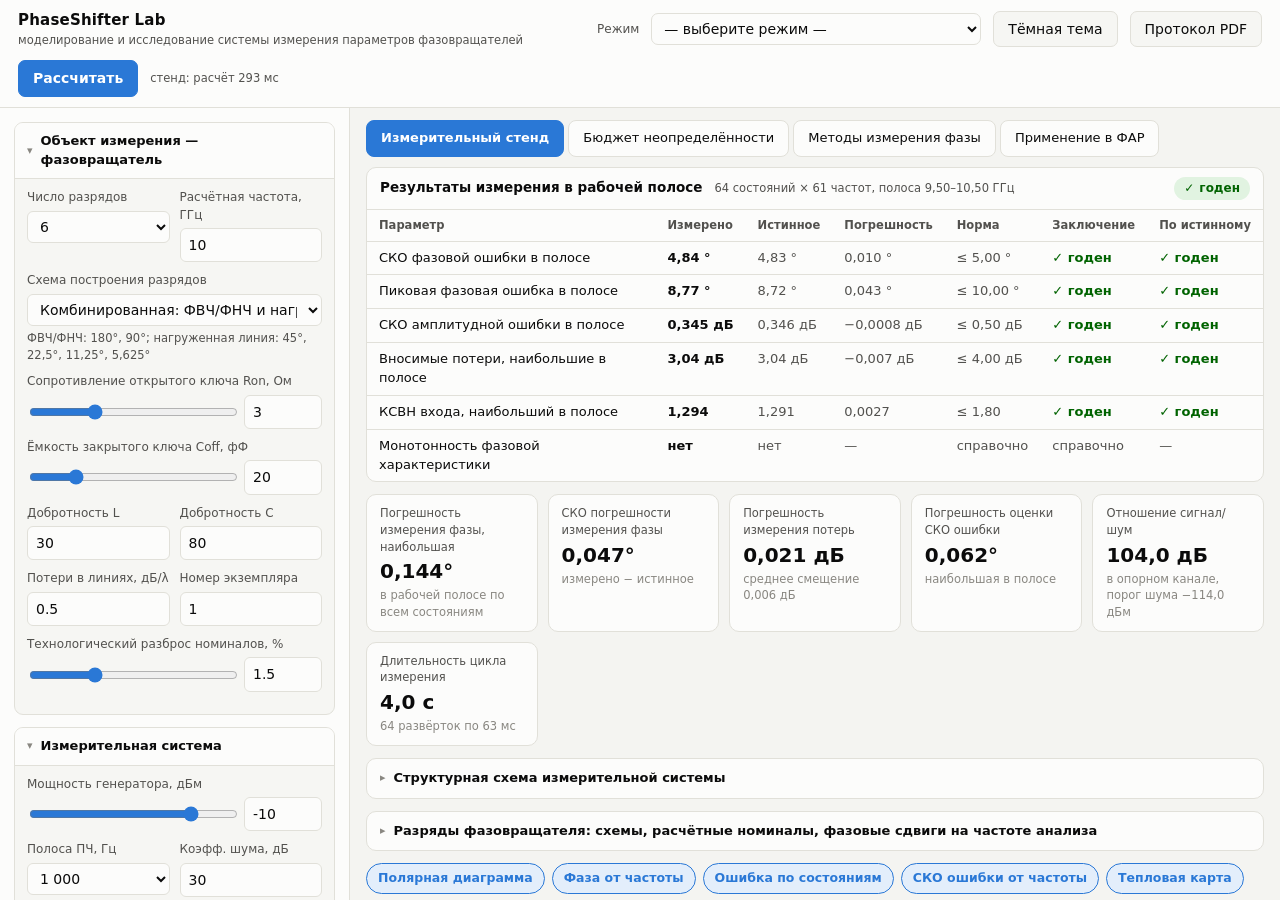
<file: index.html>
<!DOCTYPE html>
<html lang="ru" data-theme="light">
<head>
<meta charset="utf-8">
<meta name="viewport" content="width=device-width, initial-scale=1">
<title>PhaseShifter Lab — моделирование системы измерения параметров фазовращателей</title>
<meta name="description" content="Модель автоматизированной системы измерения параметров цифровых фазовращателей: объект измерения, векторный измерительный тракт с погрешностями, бюджет неопределённости, сравнение методов измерения фазы, применение в ФАР.">
<link rel="icon" href="data:image/svg+xml,<svg xmlns='http://www.w3.org/2000/svg' viewBox='0 0 32 32'><rect width='32' height='32' rx='7' fill='%232a78d6'/><circle cx='16' cy='16' r='9' fill='none' stroke='white' stroke-width='2.2'/><path d='M16 16 L23 11' stroke='white' stroke-width='2.6' stroke-linecap='round'/></svg>">
<link rel="stylesheet" href="styles.css">
</head>
<body>
<div class="app">

  <header class="topbar">
    <div class="brand">
      <strong>PhaseShifter Lab</strong>
      <span>моделирование и исследование системы измерения параметров фазовращателей</span>
    </div>
    <label for="preset">Режим</label>
    <select id="preset"></select>
    <button class="btn" id="themeBtn" type="button">Тёмная тема</button>
    <button class="btn" id="reportBtn" type="button">Протокол PDF</button>
    <button class="btn btn-primary" id="runBtn" type="button">Рассчитать</button>
    <span class="status" id="status"></span>
  </header>

  <aside class="sidebar" id="sidebar">

    <details class="group" data-tabs="stand mc array" open>
      <summary>Объект измерения — фазовращатель</summary>
      <div class="group-body">
        <div class="row2">
          <div class="field">
            <label for="bits">Число разрядов</label>
            <select id="bits" data-bind="dut.bits" data-kind="int">
              <option value="2">2</option><option value="3">3</option><option value="4">4</option>
              <option value="5">5</option><option value="6">6</option>
            </select>
            <div class="error"></div>
          </div>
          <div class="field">
            <label for="f0">Расчётная частота, ГГц</label>
            <input type="number" id="f0" data-bind="dut.f0" data-scale="1e9" step="0.1">
            <div class="error"></div>
          </div>
        </div>
        <div class="field">
          <label for="topology">Схема построения разрядов</label>
          <select id="topology" data-bind="dut.topology" data-kind="string"></select>
          <div class="hint" id="topologyHint"></div>
        </div>
        <div class="field">
          <label>Сопротивление открытого ключа Ron, Ом</label>
          <div class="slider">
            <input type="range" data-bind="dut.ron" min="0" max="10" step="0.1">
            <input type="number" data-bind="dut.ron" step="0.1">
          </div>
          <div class="error"></div>
        </div>
        <div class="field">
          <label>Ёмкость закрытого ключа Coff, фФ</label>
          <div class="slider">
            <input type="range" data-bind="dut.coffFf" min="0" max="100" step="1">
            <input type="number" data-bind="dut.coffFf" step="1">
          </div>
          <div class="error"></div>
        </div>
        <div class="row2">
          <div class="field">
            <label for="qL">Добротность L</label>
            <input type="number" id="qL" data-bind="dut.qL" step="1">
            <div class="error"></div>
          </div>
          <div class="field">
            <label for="qC">Добротность C</label>
            <input type="number" id="qC" data-bind="dut.qC" step="1">
            <div class="error"></div>
          </div>
        </div>
        <div class="row2">
          <div class="field">
            <label for="lineLoss">Потери в линиях, дБ/λ</label>
            <input type="number" id="lineLoss" data-bind="dut.lineLossDb" step="0.05">
            <div class="error"></div>
          </div>
          <div class="field">
            <label for="instance">Номер экземпляра</label>
            <input type="number" id="instance" data-bind="dut.instance" data-kind="int" step="1">
            <div class="error"></div>
          </div>
        </div>
        <div class="field">
          <label>Технологический разброс номиналов, %</label>
          <div class="slider">
            <input type="range" data-bind="dut.tolPct" min="0" max="5" step="0.1">
            <input type="number" data-bind="dut.tolPct" step="0.1">
          </div>
          <div class="error"></div>
        </div>
      </div>
    </details>

    <details class="group" data-tabs="stand mc array" open>
      <summary>Измерительная система</summary>
      <div class="group-body">
        <div class="field">
          <label>Мощность генератора, дБм</label>
          <div class="slider">
            <input type="range" data-bind="sys.powerDbm" min="-90" max="10" step="1">
            <input type="number" data-bind="sys.powerDbm" step="1">
          </div>
          <div class="error"></div>
        </div>
        <div class="row2">
          <div class="field">
            <label for="ifbw">Полоса ПЧ, Гц</label>
            <select id="ifbw" data-bind="sys.ifbwHz" data-kind="num">
              <option value="1">1</option><option value="10">10</option><option value="100">100</option>
              <option value="1000">1 000</option><option value="10000">10 000</option><option value="100000">100 000</option>
            </select>
            <div class="error"></div>
          </div>
          <div class="field">
            <label for="nf">Коэфф. шума, дБ</label>
            <input type="number" id="nf" data-bind="sys.nfDb" step="1">
            <div class="error"></div>
          </div>
        </div>
        <div class="row2">
          <div class="field">
            <label for="recLen">Запись ПЧ, отсчётов</label>
            <select id="recLen" data-bind="sys.recordLen" data-kind="int">
              <option value="32">32</option><option value="64">64</option><option value="128">128</option>
              <option value="256">256</option><option value="512">512</option><option value="1024">1024</option>
            </select>
            <div class="error"></div>
          </div>
          <div class="field">
            <label for="adcBits">Разрядность АЦП</label>
            <input type="number" id="adcBits" data-bind="sys.adcBits" data-kind="int" step="1">
            <div class="error"></div>
          </div>
        </div>
        <div class="field">
          <label for="cal">Калибровка тракта</label>
          <select id="cal" data-bind="sys.cal" data-kind="string"></select>
        </div>
        <div class="field">
          <label for="strategy">Порядок измерения состояний</label>
          <select id="strategy" data-bind="sys.strategy" data-kind="string"></select>
        </div>
        <div class="row2">
          <div class="field">
            <label for="driftDeg">Дрейф фазы, °/мин</label>
            <input type="number" id="driftDeg" data-bind="sys.driftDegMin" step="0.01">
            <div class="error"></div>
          </div>
          <div class="field">
            <label for="driftDb">Дрейф ампл., дБ/мин</label>
            <input type="number" id="driftDb" data-bind="sys.driftDbMin" step="0.001">
            <div class="error"></div>
          </div>
        </div>
        <div class="row2">
          <div class="field">
            <label for="settle">Установление точки, мкс</label>
            <input type="number" id="settle" data-bind="sys.settleUs" step="1">
            <div class="error"></div>
          </div>
          <div class="field">
            <label for="switchMs">Смена состояния, мс</label>
            <input type="number" id="switchMs" data-bind="sys.switchMs" step="0.1">
            <div class="error"></div>
          </div>
        </div>
        <div class="field">
          <label for="seed">Зерно генератора случайных чисел</label>
          <input type="number" id="seed" data-bind="sys.seed" data-kind="int" step="1">
          <div class="error"></div>
        </div>

        <details class="sub">
          <summary>Учитываемые источники погрешности</summary>
          <label class="switch"><input type="checkbox" data-bind="sys.sources.noise" data-kind="bool"> Тепловой шум приёмника</label>
          <label class="switch"><input type="checkbox" data-bind="sys.sources.quant" data-kind="bool"> Квантование АЦП</label>
          <label class="switch"><input type="checkbox" data-bind="sys.sources.mismatch" data-kind="bool"> Рассогласование портов</label>
          <label class="switch"><input type="checkbox" data-bind="sys.sources.leakage" data-kind="bool"> Направленность и утечка</label>
          <label class="switch"><input type="checkbox" data-bind="sys.sources.tracking" data-kind="bool"> Неидеальность передачи тракта</label>
          <label class="switch"><input type="checkbox" data-bind="sys.sources.drift" data-kind="bool"> Дрейф во времени</label>
        </details>

        <details class="sub">
          <summary>Остаточные погрешности после калибровки</summary>
          <div class="row2">
            <div class="field"><label>Согласование источника, дБ</label><input type="number" data-bind="sys.res.esfDb" step="1"><div class="error"></div></div>
            <div class="field"><label>Согласование нагрузки, дБ</label><input type="number" data-bind="sys.res.elfDb" step="1"><div class="error"></div></div>
          </div>
          <div class="row2">
            <div class="field"><label>Направленность, дБ</label><input type="number" data-bind="sys.res.edfDb" step="1"><div class="error"></div></div>
            <div class="field"><label>Перекрёстная утечка, дБ</label><input type="number" data-bind="sys.res.exfDb" step="1"><div class="error"></div></div>
          </div>
          <div class="row2">
            <div class="field"><label>Передача, ± дБ</label><input type="number" data-bind="sys.res.trackDb" step="0.01"><div class="error"></div></div>
            <div class="field"><label>Передача, ± градусы</label><input type="number" data-bind="sys.res.trackDeg" step="0.05"><div class="error"></div></div>
          </div>
        </details>

        <details class="sub">
          <summary>Погрешности тракта до калибровки</summary>
          <div class="row2">
            <div class="field"><label>Согласование источника, дБ</label><input type="number" data-bind="sys.raw.esfDb" step="1"><div class="error"></div></div>
            <div class="field"><label>Согласование нагрузки, дБ</label><input type="number" data-bind="sys.raw.elfDb" step="1"><div class="error"></div></div>
          </div>
          <div class="row2">
            <div class="field"><label>Направленность, дБ</label><input type="number" data-bind="sys.raw.edfDb" step="1"><div class="error"></div></div>
            <div class="field"><label>Перекрёстная утечка, дБ</label><input type="number" data-bind="sys.raw.exfDb" step="1"><div class="error"></div></div>
          </div>
          <div class="row2">
            <div class="field"><label>Потери кабелей, дБ</label><input type="number" data-bind="sys.raw.cableLossDb" step="0.5"><div class="error"></div></div>
            <div class="field"><label>Задержка кабелей, нс</label><input type="number" data-bind="sys.raw.cableDelayNs" step="0.1"><div class="error"></div></div>
          </div>
        </details>
      </div>
    </details>

    <details class="group" data-tabs="stand mc" open>
      <summary>Диапазон частот и анализ</summary>
      <div class="group-body">
        <div class="row3">
          <div class="field"><label>Начало, ГГц</label><input type="number" data-bind="sweep.start" data-scale="1e9" step="0.1"><div class="error"></div></div>
          <div class="field"><label>Конец, ГГц</label><input type="number" data-bind="sweep.stop" data-scale="1e9" step="0.1"><div class="error"></div></div>
          <div class="field"><label>Точек</label><input type="number" data-bind="sweep.points" data-kind="int" step="10"><div class="error"></div></div>
        </div>
        <div class="row2">
          <div class="field"><label>Рабочая полоса от, ГГц</label><input type="number" data-bind="sweep.bandLo" data-scale="1e9" step="0.1"><div class="error"></div></div>
          <div class="field"><label>до, ГГц</label><input type="number" data-bind="sweep.bandHi" data-scale="1e9" step="0.1"><div class="error"></div></div>
        </div>
        <div class="field">
          <label>Частота анализа, ГГц</label>
          <div class="slider">
            <input type="range" id="analysisRange" data-bind="sweep.analysisHz" data-scale="1e9" step="0.05">
            <input type="number" data-bind="sweep.analysisHz" data-scale="1e9" step="0.05">
          </div>
          <div class="error"></div>
        </div>
        <div class="row2">
          <div class="field">
            <label for="scopeState">Состояние для записи ПЧ</label>
            <input type="number" id="scopeState" data-bind="sweep.scopeState" data-kind="int" step="1">
            <div class="error"></div>
          </div>
          <div class="field">
            <label for="polarGain">Увеличение отклонений</label>
            <select id="polarGain" data-bind="sweep.polarGain" data-kind="num">
              <option value="1">×1</option><option value="2">×2</option><option value="5">×5</option>
              <option value="10">×10</option><option value="20">×20</option>
            </select>
          </div>
        </div>
      </div>
    </details>

    <details class="group" data-tabs="stand">
      <summary>Нормы на параметры</summary>
      <div class="group-body">
        <div class="row2">
          <div class="field"><label>СКО фазовой ошибки, °</label><input type="number" data-bind="limits.rmsPhaseDeg" step="0.5"><div class="error"></div></div>
          <div class="field"><label>Пиковая ошибка, °</label><input type="number" data-bind="limits.peakPhaseDeg" step="0.5"><div class="error"></div></div>
        </div>
        <div class="row2">
          <div class="field"><label>СКО амплитуды, дБ</label><input type="number" data-bind="limits.rmsAmpDb" step="0.05"><div class="error"></div></div>
          <div class="field"><label>Потери, не более дБ</label><input type="number" data-bind="limits.ilMaxDb" step="0.5"><div class="error"></div></div>
        </div>
        <div class="field"><label>КСВН входа, не более</label><input type="number" data-bind="limits.vswrMax" step="0.1"><div class="error"></div></div>
      </div>
    </details>

    <details class="group" data-tabs="mc" open>
      <summary>Моделирование Монте-Карло</summary>
      <div class="group-body">
        <div class="row2">
          <div class="field"><label>Число прогонов</label><input type="number" data-bind="mc.runs" data-kind="int" step="10"><div class="error"></div></div>
          <div class="field"><label>Частот в полосе</label><input type="number" data-bind="mc.freqPoints" data-kind="int" step="1"><div class="error"></div></div>
        </div>
        <div class="hint">В каждом прогоне меняются реализации шума, фазы остаточных погрешностей и скорость дрейфа; объект измерения один и тот же.</div>
      </div>
    </details>

    <details class="group" data-tabs="methods" open>
      <summary>Эксперимент со сравнением методов</summary>
      <div class="group-body">
        <div class="row2">
          <div class="field"><label>Длина записи, отсчётов</label><input type="number" data-bind="methods.recordLen" data-kind="int" step="32"><div class="error"></div></div>
          <div class="field"><label>Периодов в записи</label><input type="number" data-bind="methods.cycles" step="0.01"><div class="error"></div></div>
        </div>
        <div class="row3">
          <div class="field"><label>ОСШ от, дБ</label><input type="number" data-bind="methods.snrMin" step="5"><div class="error"></div></div>
          <div class="field"><label>до, дБ</label><input type="number" data-bind="methods.snrMax" step="5"><div class="error"></div></div>
          <div class="field"><label>шаг, дБ</label><input type="number" data-bind="methods.snrStep" step="1"><div class="error"></div></div>
        </div>
        <div class="row2">
          <div class="field"><label>Испытаний на точку</label><input type="number" data-bind="methods.trials" data-kind="int" step="50"><div class="error"></div></div>
          <div class="field"><label>Разность фаз Δφ, °</label><input type="number" data-bind="methods.deltaDeg" step="5"><div class="error"></div></div>
        </div>
        <div class="row2">
          <div class="field"><label>Уровень изм. сигнала, дБ</label><input type="number" data-bind="methods.ratioDb" step="1"><div class="error"></div></div>
          <div class="field"><label>Разрядность АЦП</label><input type="number" data-bind="methods.adcBits" data-kind="int" step="1"><div class="error"></div></div>
        </div>
        <div class="field">
          <label for="window">Окно при ДПФ</label>
          <select id="window" data-bind="methods.window" data-kind="string">
            <option value="rect">прямоугольное</option>
            <option value="hann">Ханна</option>
          </select>
        </div>
        <label class="switch"><input type="checkbox" data-bind="methods.harmonicOn" data-kind="bool"> Гармоника в сигнале генератора</label>
        <div class="row2">
          <div class="field"><label>Уровень гармоники, дБн</label><input type="number" data-bind="methods.harmonicDbc" step="5"><div class="error"></div></div>
          <div class="field"><label>Номер гармоники</label><input type="number" data-bind="methods.harmonicOrder" data-kind="int" step="1"><div class="error"></div></div>
        </div>
        <div class="row2">
          <div class="field"><label>Дисбаланс I/Q, дБ</label><input type="number" data-bind="methods.iqGainDb" step="0.1"><div class="error"></div></div>
          <div class="field"><label>Ошибка квадратуры, °</label><input type="number" data-bind="methods.iqPhaseDeg" step="0.5"><div class="error"></div></div>
        </div>
        <div class="row2">
          <div class="field"><label>Ошибка фаз шестиполюсника, °</label><input type="number" data-bind="methods.spErrDeg" step="0.5"><div class="error"></div></div>
          <div class="field"><label>Нелинейность детекторов</label><input type="number" data-bind="methods.spComp" step="0.01"><div class="error"></div></div>
        </div>
        <div class="row2">
          <div class="field"><label>ОСШ для кривых смещения, дБ</label><input type="number" data-bind="methods.biasSnrDb" step="5"><div class="error"></div></div>
          <div class="field"><label>ОСШ для таблицы, дБ</label><input type="number" data-bind="methods.tableSnrDb" step="5"><div class="error"></div></div>
        </div>
        <div class="field"><label>Зерно генератора</label><input type="number" data-bind="methods.seed" data-kind="int" step="1"><div class="error"></div></div>
      </div>
    </details>

    <details class="group" data-tabs="array" open>
      <summary>Фазированная антенная решётка</summary>
      <div class="group-body">
        <div class="row2">
          <div class="field"><label>Число элементов</label><input type="number" data-bind="array.elements" data-kind="int" step="1"><div class="error"></div></div>
          <div class="field"><label>Шаг решётки, λ0</label><input type="number" data-bind="array.spacing" step="0.05"><div class="error"></div></div>
        </div>
        <div class="field">
          <label>Угол сканирования, °</label>
          <div class="slider">
            <input type="range" data-bind="array.steerDeg" min="-60" max="60" step="0.5">
            <input type="number" data-bind="array.steerDeg" step="0.5">
          </div>
          <div class="error"></div>
        </div>
        <div class="field">
          <label>Рабочая частота решётки, ГГц</label>
          <input type="number" data-bind="array.freqHz" data-scale="1e9" step="0.1">
          <div class="error"></div>
        </div>
        <div class="field">
          <label for="taper">Амплитудное распределение</label>
          <select id="taper" data-bind="array.taper" data-kind="string"></select>
        </div>
        <div class="field">
          <label>Пьедестал распределения</label>
          <div class="slider">
            <input type="range" data-bind="array.pedestal" min="0" max="1" step="0.05">
            <input type="number" data-bind="array.pedestal" step="0.05">
          </div>
          <div class="error"></div>
        </div>
        <div class="hint">Элемент n питается через экземпляр фазовращателя с номером «номер экземпляра + n». Таблица калибровки строится по результатам измерения каждого экземпляра на заданной измерительной системе.</div>
      </div>
    </details>

    <details class="group">
      <summary>Экспорт</summary>
      <div class="group-body">
        <button class="btn wide" id="exportPdf" type="button">Графики вкладки в PDF</button>
        <button class="btn wide" id="exportCsv" type="button">Данные вкладки в CSV</button>
        <label class="switch"><input type="checkbox" id="lightExport" checked> Рисунки всегда в светлой теме</label>
        <div class="hint">Кнопка PNG появляется на каждом графике при наведении. Рисунки сохраняются с разрешением 1904 × 1120 точек — подходят для вставки в пояснительную записку.</div>
      </div>
    </details>

    <details class="group">
      <summary>Настройки</summary>
      <div class="group-body">
        <label class="switch"><input type="checkbox" id="autoRun" checked> Пересчёт при изменении параметров</label>
        <button class="btn wide" id="saveCfg" type="button">Сохранить конфигурацию</button>
        <button class="btn wide" id="loadCfgBtn" type="button">Загрузить конфигурацию</button>
        <input type="file" id="loadCfg" accept="application/json,.json" hidden>
        <button class="btn wide" id="resetCfg" type="button">Значения по умолчанию</button>
        <div class="hint">
          Проверка вычислительного ядра: <a href="tests/" target="_blank" rel="noopener">самотест</a>.<br>
          Сверка с эталонной моделью на Python/NumPy: <a href="reference/" target="_blank" rel="noopener">открыть</a>.
        </div>
      </div>
    </details>
  </aside>

  <main class="main" id="main">
    <nav class="tabs" role="tablist">
      <button type="button" role="tab" data-tab="stand">Измерительный стенд</button>
      <button type="button" role="tab" data-tab="mc">Бюджет неопределённости</button>
      <button type="button" role="tab" data-tab="methods">Методы измерения фазы</button>
      <button type="button" role="tab" data-tab="array">Применение в ФАР</button>
    </nav>

    <div class="banner" id="banner" hidden></div>

    <!-- Вкладка 1. Измерительный стенд -->
    <section class="tab" data-panel="stand">
      <section class="card">
        <div class="card-head">
          <h2>Результаты измерения в рабочей полосе</h2>
          <span class="status" id="standInfo"></span>
          <span class="spacer"></span>
          <span class="verdict" id="verdict"></span>
        </div>
        <div class="table-wrap">
          <table class="results">
            <thead>
              <tr>
                <th>Параметр</th><th>Измерено</th><th>Истинное</th><th>Погрешность</th>
                <th>Норма</th><th>Заключение</th><th>По истинному</th>
              </tr>
            </thead>
            <tbody id="resultsBody"></tbody>
          </table>
        </div>
        <div class="decision" id="decision" hidden></div>
      </section>

      <div class="tiles" id="accTiles"></div>

      <details class="card fold">
        <summary>Структурная схема измерительной системы</summary>
        <div class="scheme" id="scheme"></div>
      </details>

      <details class="card fold">
        <summary>Разряды фазовращателя: схемы, расчётные номиналы, фазовые сдвиги на частоте анализа</summary>
        <div class="table-wrap">
          <table class="results">
            <thead>
              <tr><th>Разряд</th><th>Схема</th><th>Номиналы экземпляра</th><th>Измерено</th><th>Истинное</th><th>Ошибка</th><th>Потери</th></tr>
            </thead>
            <tbody id="bitsBody"></tbody>
          </table>
        </div>
      </details>

      <div class="chips" id="chips"></div>
      <div class="plots" id="standPlots"></div>
    </section>

    <!-- Вкладка 2. Бюджет неопределённости -->
    <section class="tab" data-panel="mc" hidden>
      <section class="card">
        <div class="card-head">
          <h2>Бюджет неопределённости измерения фазы и потерь</h2>
          <span class="status" id="mcInfo"></span>
          <span class="spacer"></span>
          <button class="btn btn-primary" id="mcRun" type="button">Запустить моделирование</button>
        </div>
        <div class="progress" id="mcProgress" hidden><div></div></div>
        <div class="stale" id="mcStale" hidden>Параметры изменены после последнего расчёта — запустите моделирование заново.</div>
        <div class="table-wrap">
          <table class="results">
            <thead>
              <tr><th>Источник погрешности</th><th>u(φ), °</th><th>Доля дисперсии</th><th>u(потерь), дБ</th><th>Систематическая часть φ, °</th></tr>
            </thead>
            <tbody id="mcBody"></tbody>
          </table>
        </div>
      </section>
      <div class="plots" id="mcPlots"></div>
    </section>

    <!-- Вкладка 3. Методы -->
    <section class="tab" data-panel="methods" hidden>
      <section class="card">
        <div class="card-head">
          <h2>Сравнение методов измерения разности фаз</h2>
          <span class="status" id="methodsInfo"></span>
          <span class="spacer"></span>
          <button class="btn btn-primary" id="methodsRun" type="button">Выполнить эксперимент</button>
        </div>
        <div class="progress" id="methodsProgress" hidden><div></div></div>
        <div class="stale" id="methodsStale" hidden>Параметры изменены после последнего расчёта — выполните эксперимент заново.</div>
        <div class="table-wrap">
          <table class="results">
            <thead>
              <tr><th>Метод</th><th>СКП, °</th><th>Смещение, °</th><th>СКО, °</th><th>СКП / граница К-Р</th><th>Макс. систем. погрешность, °</th><th>Однозначность</th></tr>
            </thead>
            <tbody id="methodsBody"></tbody>
          </table>
        </div>
      </section>
      <div class="plots" id="methodsPlots"></div>
    </section>

    <!-- Вкладка 4. ФАР -->
    <section class="tab" data-panel="array" hidden>
      <section class="card">
        <div class="card-head">
          <h2>Влияние фазовых ошибок на диаграмму направленности</h2>
          <span class="status" id="arrayInfo"></span>
        </div>
        <div class="table-wrap">
          <table class="results">
            <thead>
              <tr><th>Вариант</th><th>Направление максимума</th><th>Ошибка наведения</th><th>Изменение усиления</th><th>УБЛ</th><th>СКО фазы</th><th>СКО амплитуды</th></tr>
            </thead>
            <tbody id="arrayBody"></tbody>
          </table>
        </div>
      </section>
      <div class="plots" id="arrayPlots"></div>
    </section>
  </main>
</div>

<div class="tooltip" id="tooltip" hidden></div>
<script type="module" src="js/app.js"></script>
</body>
</html>
</file>
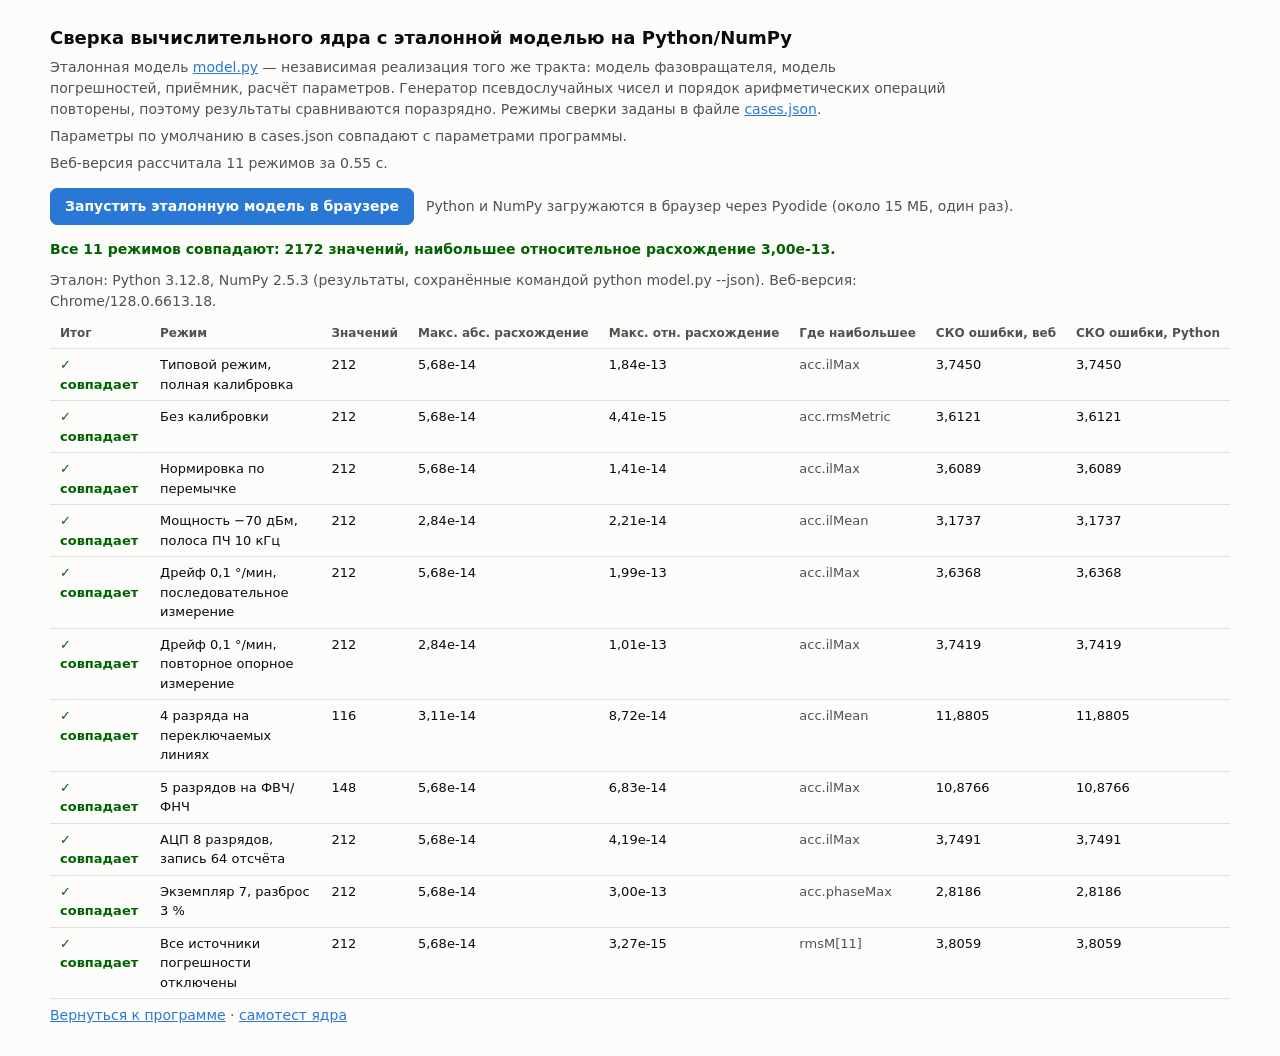
<file: reference/index.html>
<!DOCTYPE html>
<html lang="ru">
<head>
<meta charset="utf-8">
<meta name="viewport" content="width=device-width, initial-scale=1">
<title>Сверка с эталонной моделью</title>
<style>
  :root { color-scheme: light dark; --bg: #fcfcfb; --text: #0b0b0b; --muted: #52514e; --line: #e1e0d9; --ok: #006300; --fail: #b42323; --accent: #2a78d6; }
  @media (prefers-color-scheme: dark) { :root { --bg: #1a1a19; --text: #fff; --muted: #c3c2b7; --line: #2c2c2a; --ok: #0ca30c; --fail: #e66767; --accent: #3987e5; } }
  body { margin: 0; padding: 24px 16px; background: var(--bg); color: var(--text); font: 14px/1.5 system-ui, -apple-system, 'Segoe UI', sans-serif; }
  main { max-width: 1180px; margin: 0 auto; }
  h1 { font-size: 18px; margin: 0 0 6px; }
  p { margin: 6px 0; color: var(--muted); max-width: 900px; }
  .bar { display: flex; gap: 12px; align-items: center; flex-wrap: wrap; margin: 14px 0; }
  button { padding: 7px 14px; border-radius: 7px; border: 1px solid var(--accent); background: var(--accent); color: #fff; font: inherit; font-weight: 600; cursor: pointer; }
  button:disabled { opacity: 0.5; cursor: wait; }
  #summary { font-weight: 600; margin: 10px 0; }
  .wrap { overflow-x: auto; }
  table { border-collapse: collapse; width: 100%; font-size: 13px; }
  td, th { padding: 6px 10px; border-bottom: 1px solid var(--line); text-align: left; vertical-align: top; }
  th { color: var(--muted); font-size: 12px; white-space: nowrap; }
  .ok { color: var(--ok); font-weight: 700; }
  .fail { color: var(--fail); font-weight: 700; }
  .num { font-variant-numeric: tabular-nums; white-space: nowrap; }
  .detail, .muted { color: var(--muted); }
  a { color: var(--accent); }
</style>
</head>
<body>
<main>
  <h1>Сверка вычислительного ядра с эталонной моделью на Python/NumPy</h1>
  <p>Эталонная модель <a href="model.py">model.py</a> — независимая реализация того же тракта: модель фазовращателя,
    модель погрешностей, приёмник, расчёт параметров. Генератор псевдослучайных чисел и порядок арифметических
    операций повторены, поэтому результаты сравниваются поразрядно. Режимы сверки заданы в файле <a href="cases.json">cases.json</a>.</p>
  <p id="defaults" class="muted"></p>
  <p id="jsTime" class="muted"></p>
  <div class="bar">
    <button id="pyBtn" type="button">Запустить эталонную модель в браузере</button>
    <span id="pyStatus" class="muted">Python и NumPy загружаются в браузер через Pyodide (около 15 МБ, один раз).</span>
  </div>
  <div id="summary">Сохранённые результаты эталонной модели не найдены — запустите её кнопкой выше или командой <code>python model.py --json</code>.</div>
  <p id="engine" class="muted"></p>
  <div class="wrap">
    <table>
      <thead>
        <tr><th>Итог</th><th>Режим</th><th>Значений</th><th>Макс. абс. расхождение</th><th>Макс. отн. расхождение</th>
          <th>Где наибольшее</th><th>СКО ошибки, веб</th><th>СКО ошибки, Python</th></tr>
      </thead>
      <tbody id="out"></tbody>
    </table>
  </div>
  <p><a href="../">Вернуться к программе</a> · <a href="../tests/">самотест ядра</a></p>
</main>
<script type="module" src="compare.js"></script>
</body>
</html>
</file>
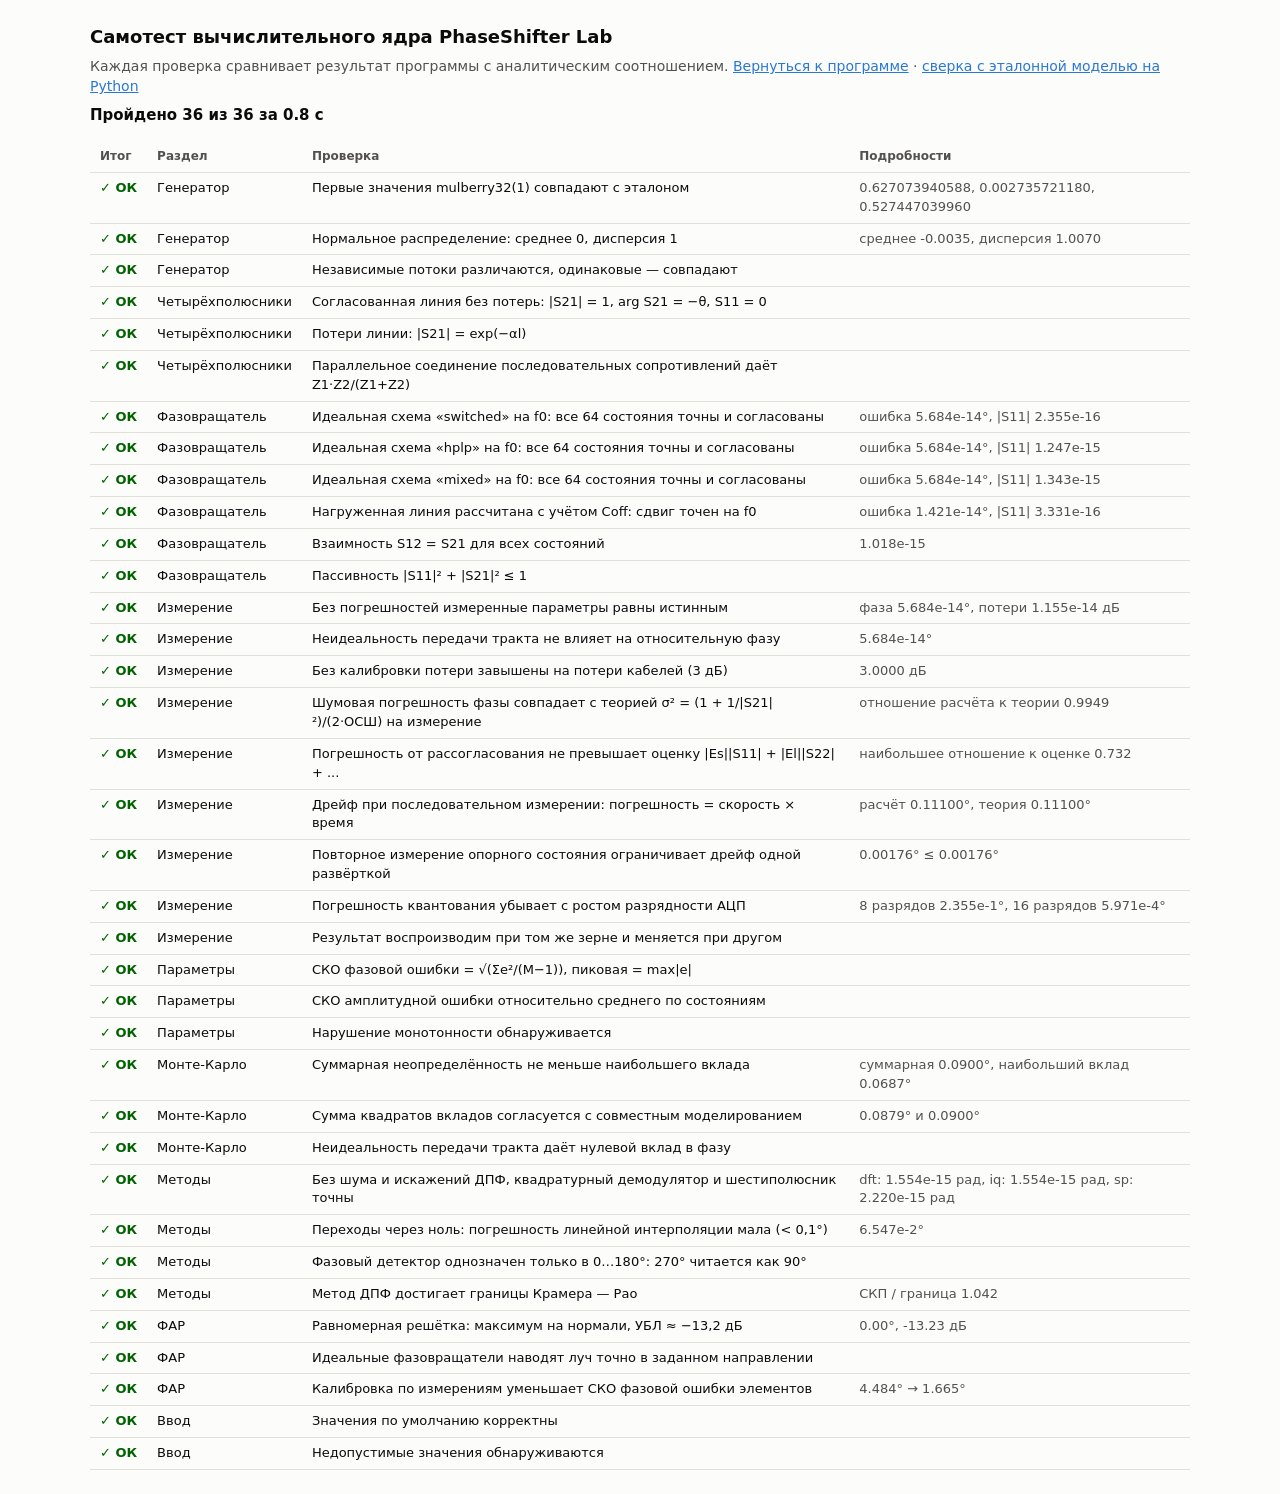
<file: tests/index.html>
<!DOCTYPE html>
<html lang="ru">
<head>
<meta charset="utf-8">
<meta name="viewport" content="width=device-width, initial-scale=1">
<title>Самотест вычислительного ядра</title>
<style>
  :root { color-scheme: light dark; --bg: #fcfcfb; --text: #0b0b0b; --muted: #52514e; --line: #e1e0d9; --ok: #006300; --fail: #b42323; }
  @media (prefers-color-scheme: dark) { :root { --bg: #1a1a19; --text: #fff; --muted: #c3c2b7; --line: #2c2c2a; --ok: #0ca30c; --fail: #e66767; } }
  body { margin: 0; padding: 24px 16px; background: var(--bg); color: var(--text); font: 14px/1.45 system-ui, -apple-system, 'Segoe UI', sans-serif; }
  main { max-width: 1100px; margin: 0 auto; }
  h1 { font-size: 18px; margin: 0 0 6px; }
  #summary { margin: 8px 0 16px; font-size: 15px; font-weight: 600; }
  table { border-collapse: collapse; width: 100%; font-size: 13px; }
  td, th { padding: 6px 10px; border-bottom: 1px solid var(--line); text-align: left; vertical-align: top; }
  th { color: var(--muted); font-size: 12px; }
  .ok { color: var(--ok); font-weight: 700; white-space: nowrap; }
  .fail { color: var(--fail); font-weight: 700; white-space: nowrap; }
  .detail { color: var(--muted); font-variant-numeric: tabular-nums; }
  a { color: #2a78d6; }
</style>
</head>
<body>
<main>
  <h1>Самотест вычислительного ядра PhaseShifter Lab</h1>
  <div class="detail">Каждая проверка сравнивает результат программы с аналитическим соотношением. <a href="../">Вернуться к программе</a> · <a href="../reference/">сверка с эталонной моделью на Python</a></div>
  <div id="summary">Выполняется…</div>
  <table>
    <thead><tr><th>Итог</th><th>Раздел</th><th>Проверка</th><th>Подробности</th></tr></thead>
    <tbody id="out"></tbody>
  </table>
</main>
<script type="module">
  import { run } from './selftest.js';
  const t0 = performance.now();
  const rows = await run();
  const out = document.getElementById('out');
  let passed = 0;
  for (const r of rows) {
    if (r.pass) passed++;
    const tr = document.createElement('tr');
    for (const [text, cls] of [[r.pass ? '✓ ОК' : '✕ ОШИБКА', r.pass ? 'ok' : 'fail'], [r.group, ''], [r.name, ''], [r.detail, 'detail']]) {
      const td = document.createElement('td');
      td.textContent = text;
      if (cls) td.className = cls;
      tr.appendChild(td);
    }
    out.appendChild(tr);
  }
  const summary = `Пройдено ${passed} из ${rows.length} за ${((performance.now() - t0) / 1000).toFixed(1)} с`;
  document.getElementById('summary').textContent = summary;
  console.log('SELFTEST', summary);
  for (const r of rows) if (!r.pass) console.error('FAIL:', r.group, r.name, r.detail);
  window.__selftest = { passed, total: rows.length, rows };
</script>
</body>
</html>
</file>
<file: styles.css>
:root {
  color-scheme: light;
  --bg: #f4f4f1;
  --panel: #fcfcfb;
  --panel-alt: #f6f6f3;
  --border: #e1e0d9;
  --text: #0b0b0b;
  --muted: #52514e;
  --faint: #898781;
  --accent: #2a78d6;
  --accent-soft: #e3eefb;
  --ok: #006300;
  --ok-soft: #e1f3e1;
  --fail: #b42323;
  --fail-soft: #fbe5e4;

  --plot-panel: #fcfcfb;
  --plot-grid: #e1e0d9;
  --plot-axis: #c3c2b7;
  --plot-text: #0b0b0b;
  --plot-muted: #52514e;
  --plot-limit: #d03b3b;
  --plot-band: rgba(11, 11, 11, 0.05);
  --status-good: #0ca30c;
  --s1: #2a78d6;
  --s2: #eb6834;
  --s3: #1baf7a;
  --s4: #eda100;
  --s5: #e87ba4;
  --s6: #008300;
  --seq-lo: #86b6ef;
  --seq-hi: #0d366b;
  --div-neg: #2a78d6;
  --div-mid: #f0efec;
  --div-pos: #e34948;
}

@media (prefers-color-scheme: dark) {
  :root:not([data-theme='light']) {
    color-scheme: dark;
    --bg: #0d0d0d;
    --panel: #1a1a19;
    --panel-alt: #222220;
    --border: #2c2c2a;
    --text: #ffffff;
    --muted: #c3c2b7;
    --faint: #898781;
    --accent: #3987e5;
    --accent-soft: #1b2a3d;
    --ok: #0ca30c;
    --ok-soft: #13301a;
    --fail: #e66767;
    --fail-soft: #3a1a1a;
    --plot-panel: #1a1a19;
    --plot-grid: #2c2c2a;
    --plot-axis: #383835;
    --plot-text: #ffffff;
    --plot-muted: #c3c2b7;
    --plot-limit: #e66767;
    --plot-band: rgba(255, 255, 255, 0.06);
    --s1: #3987e5;
    --s2: #d95926;
    --s3: #199e70;
    --s4: #c98500;
    --s5: #d55181;
    --s6: #008300;
    --seq-lo: #184f95;
    --seq-hi: #cde2fb;
    --div-neg: #3987e5;
    --div-mid: #383835;
    --div-pos: #e66767;
  }
}

:root[data-theme='dark'] {
  color-scheme: dark;
  --bg: #0d0d0d;
  --panel: #1a1a19;
  --panel-alt: #222220;
  --border: #2c2c2a;
  --text: #ffffff;
  --muted: #c3c2b7;
  --faint: #898781;
  --accent: #3987e5;
  --accent-soft: #1b2a3d;
  --ok: #0ca30c;
  --ok-soft: #13301a;
  --fail: #e66767;
  --fail-soft: #3a1a1a;
  --plot-panel: #1a1a19;
  --plot-grid: #2c2c2a;
  --plot-axis: #383835;
  --plot-text: #ffffff;
  --plot-muted: #c3c2b7;
  --plot-limit: #e66767;
  --plot-band: rgba(255, 255, 255, 0.06);
  --s1: #3987e5;
  --s2: #d95926;
  --s3: #199e70;
  --s4: #c98500;
  --s5: #d55181;
  --s6: #008300;
  --seq-lo: #184f95;
  --seq-hi: #cde2fb;
  --div-neg: #3987e5;
  --div-mid: #383835;
  --div-pos: #e66767;
}

* { box-sizing: border-box; }
html, body { height: 100%; }

body {
  margin: 0;
  background: var(--bg);
  color: var(--text);
  font: 14px/1.45 system-ui, -apple-system, 'Segoe UI', sans-serif;
  -webkit-font-smoothing: antialiased;
}

button, select, input { font: inherit; color: inherit; }
a { color: var(--accent); }

.app {
  display: grid;
  grid-template-columns: 350px minmax(0, 1fr);
  grid-template-rows: auto minmax(0, 1fr);
  height: 100vh;
}

.topbar {
  grid-column: 1 / -1;
  display: flex;
  align-items: center;
  gap: 12px;
  padding: 10px 18px;
  background: var(--panel);
  border-bottom: 1px solid var(--border);
  flex-wrap: wrap;
}
.brand { display: flex; flex-direction: column; margin-right: auto; min-width: 0; }
.brand strong { font-size: 15px; letter-spacing: 0.2px; }
.brand span { font-size: 11.5px; color: var(--muted); }
.topbar label { font-size: 12px; color: var(--muted); }
.topbar select { max-width: 330px; padding: 6px 8px; border: 1px solid var(--border); border-radius: 7px; background: var(--panel); }

.btn {
  padding: 7px 14px;
  border: 1px solid var(--border);
  border-radius: 7px;
  background: var(--panel-alt);
  cursor: pointer;
  white-space: nowrap;
}
.btn:hover { border-color: var(--accent); }
.btn:focus-visible, .chip:focus-visible, .tabs button:focus-visible { outline: 2px solid var(--accent); outline-offset: 1px; }
.btn-primary { background: var(--accent); border-color: var(--accent); color: #fff; font-weight: 600; }
.btn-primary:hover { filter: brightness(1.08); }
.btn:disabled { opacity: 0.5; cursor: not-allowed; }
.btn.wide { width: 100%; margin-bottom: 8px; }

.sidebar {
  overflow-y: auto;
  padding: 14px;
  background: var(--panel);
  border-right: 1px solid var(--border);
}
.main { overflow-y: auto; padding: 0 16px 28px; min-width: 0; }

.group {
  border: 1px solid var(--border);
  border-radius: 9px;
  margin-bottom: 12px;
  background: var(--panel-alt);
  overflow: hidden;
}
.group[hidden] { display: none; }
.group > summary, .sub > summary, .fold > summary {
  cursor: pointer;
  list-style: none;
  display: flex;
  align-items: center;
  gap: 8px;
}
.group > summary {
  padding: 9px 12px;
  font-weight: 600;
  font-size: 13px;
  background: var(--panel);
  border-bottom: 1px solid transparent;
}
.group[open] > summary { border-bottom-color: var(--border); }
summary::-webkit-details-marker { display: none; }
.group > summary::before, .sub > summary::before, .fold > summary::before { content: '▸'; color: var(--faint); font-size: 11px; }
.group[open] > summary::before, .sub[open] > summary::before, .fold[open] > summary::before { content: '▾'; }
.group-body { padding: 10px 12px 12px; }

.sub { margin: 4px 0 10px; border-top: 1px dashed var(--border); padding-top: 8px; }
.sub > summary { font-size: 12.5px; font-weight: 600; color: var(--muted); margin-bottom: 8px; }

.field { margin-bottom: 10px; min-width: 0; }
.field > label { display: block; font-size: 12px; color: var(--muted); margin-bottom: 4px; }
.field input[type='number'], .field select {
  width: 100%;
  padding: 6px 8px;
  border: 1px solid var(--border);
  border-radius: 6px;
  background: var(--panel);
}
.field input:focus, .field select:focus { outline: 2px solid var(--accent-soft); border-color: var(--accent); }
.field.invalid input, .field.invalid select { border-color: var(--fail); }
.field .error { display: none; color: var(--fail); font-size: 11.5px; margin-top: 3px; }
.field.invalid .error { display: block; }
.row2 { display: grid; grid-template-columns: 1fr 1fr; gap: 10px; }
.row3 { display: grid; grid-template-columns: 1fr 1fr 1fr; gap: 8px; }

.slider { display: grid; grid-template-columns: 1fr 78px; gap: 8px; align-items: center; }
.slider input[type='range'] { width: 100%; accent-color: var(--accent); }

.switch { display: flex; align-items: center; gap: 8px; font-size: 12.5px; color: var(--text); margin-bottom: 8px; }
.switch input { accent-color: var(--accent); width: 15px; height: 15px; }
.hint { font-size: 11.5px; color: var(--muted); margin-top: 4px; }

.tabs {
  position: sticky;
  top: 0;
  z-index: 5;
  display: flex;
  gap: 4px;
  padding: 12px 0 10px;
  background: var(--bg);
  flex-wrap: wrap;
}
.tabs button {
  padding: 8px 14px;
  border: 1px solid var(--border);
  border-radius: 8px;
  background: var(--panel);
  cursor: pointer;
  white-space: nowrap;
  font-size: 13px;
}
.tabs button[aria-selected='true'] { background: var(--accent); border-color: var(--accent); color: #fff; font-weight: 600; }
.tab[hidden] { display: none; }

.card {
  border: 1px solid var(--border);
  border-radius: 10px;
  background: var(--panel);
  margin-bottom: 12px;
  overflow: hidden;
}
.card-head { display: flex; align-items: center; gap: 12px; padding: 9px 13px; border-bottom: 1px solid var(--border); flex-wrap: wrap; }
.card-head h2 { font-size: 13.5px; margin: 0; }
.card-head .spacer { margin-left: auto; }
.fold > summary { padding: 10px 13px; font-weight: 600; font-size: 13px; }
.fold[open] > summary { border-bottom: 1px solid var(--border); }

.verdict { font-weight: 700; font-size: 12px; padding: 3px 10px; border-radius: 999px; }
.verdict.pass { background: var(--ok-soft); color: var(--ok); }
.verdict.fail { background: var(--fail-soft); color: var(--fail); }
.verdict::before { margin-right: 5px; }
.verdict.pass::before { content: '✓'; }
.verdict.fail::before { content: '✕'; }

.table-wrap { overflow-x: auto; }
table.results { width: 100%; border-collapse: collapse; font-size: 13px; }
table.results th, table.results td { padding: 7px 12px; text-align: left; border-bottom: 1px solid var(--border); vertical-align: top; }
table.results th { font-size: 11.5px; color: var(--muted); font-weight: 600; white-space: nowrap; }
table.results tr:last-child td { border-bottom: none; }
table.results td.num { font-variant-numeric: tabular-nums; white-space: nowrap; }
table.results td.strong { font-weight: 600; }
table.results td.muted { color: var(--muted); }
table.results td.mark { font-weight: 700; white-space: nowrap; }
table.results td.mark.pass { color: var(--ok); }
table.results td.mark.fail { color: var(--fail); }
table.results td.mark.info { color: var(--muted); font-weight: 500; }
table.results td.mark.pass::before { content: '✓ '; }
table.results td.mark.fail::before { content: '✕ '; }
table.results tr.total td { font-weight: 600; background: var(--panel-alt); }
.swatch { display: inline-block; width: 14px; height: 3px; border-radius: 2px; vertical-align: middle; margin-right: 8px; }

.decision { padding: 9px 13px; font-size: 12.5px; color: var(--fail); background: var(--fail-soft); border-top: 1px solid var(--border); }
.decision[hidden] { display: none; }

.tiles { display: grid; grid-template-columns: repeat(auto-fit, minmax(170px, 1fr)); gap: 10px; margin-bottom: 12px; }
.tile { border: 1px solid var(--border); border-radius: 10px; background: var(--panel); padding: 10px 13px; }
.tile .label { font-size: 11.5px; color: var(--muted); }
.tile .value { font-size: 20px; font-weight: 600; margin-top: 2px; }
.tile .note { font-size: 11.5px; color: var(--faint); margin-top: 1px; }

.scheme { padding: 10px 12px; overflow-x: auto; }
.scheme svg { display: block; width: 100%; min-width: 760px; height: auto; }
.scheme .blk { fill: var(--panel-alt); stroke: var(--plot-axis); stroke-width: 1.2; }
.scheme .blk.dut { fill: var(--accent-soft); stroke: var(--accent); }
.scheme .blk.dsp { fill: var(--panel); }
.scheme .wire { stroke: var(--muted); stroke-width: 1.4; fill: none; }
.scheme .wire.ctl { stroke-dasharray: 5 4; }
.scheme .arrow { fill: var(--muted); }
.scheme text { fill: var(--text); font: 12px system-ui, -apple-system, 'Segoe UI', sans-serif; }
.scheme text.small { fill: var(--muted); font-size: 11px; }
.scheme text.val { fill: var(--accent); font-size: 11px; font-weight: 600; }

.chips { display: flex; gap: 7px; flex-wrap: wrap; margin-bottom: 12px; }
.chip { padding: 5px 11px; border: 1px solid var(--border); border-radius: 999px; background: var(--panel); cursor: pointer; font-size: 12.5px; }
.chip[aria-pressed='true'] { background: var(--accent-soft); border-color: var(--accent); color: var(--accent); font-weight: 600; }

.plots { display: grid; grid-template-columns: repeat(auto-fit, minmax(420px, 1fr)); gap: 12px; }
.plot { border: 1px solid var(--border); border-radius: 10px; background: var(--plot-panel); overflow: hidden; position: relative; }
.plot canvas { display: block; width: 100%; height: 330px; }
.plot.tall canvas { height: 400px; }
.plot.wide { grid-column: 1 / -1; }
.plot[hidden] { display: none; }
.plot.busy canvas { opacity: 0.45; }
.plot-actions { position: absolute; top: 7px; right: 7px; display: flex; gap: 5px; opacity: 0; transition: opacity 0.15s; }
.plot:hover .plot-actions, .plot:focus-within .plot-actions { opacity: 1; }
.plot-actions button { padding: 3px 8px; font-size: 11px; border: 1px solid var(--border); border-radius: 5px; background: var(--panel-alt); cursor: pointer; }

.progress { height: 4px; background: var(--panel-alt); }
.progress > div { height: 100%; width: 0; background: var(--accent); transition: width 0.1s; }
.progress[hidden] { display: none; }
.stale { padding: 8px 13px; font-size: 12.5px; color: var(--muted); background: var(--panel-alt); border-bottom: 1px solid var(--border); }
.stale[hidden] { display: none; }

.banner { padding: 9px 13px; border-radius: 8px; margin-bottom: 12px; font-size: 13px; background: var(--fail-soft); color: var(--fail); border: 1px solid currentColor; }
.banner[hidden] { display: none; }
.status { font-size: 11.5px; color: var(--muted); font-variant-numeric: tabular-nums; }

.tooltip {
  position: fixed;
  z-index: 50;
  pointer-events: none;
  min-width: 150px;
  max-width: 320px;
  padding: 8px 10px;
  border: 1px solid var(--border);
  border-radius: 8px;
  background: var(--panel);
  box-shadow: 0 6px 20px rgba(0, 0, 0, 0.14);
  font-size: 12px;
}
.tooltip[hidden] { display: none; }
.tooltip .tt-title { color: var(--muted); margin-bottom: 4px; }
.tooltip .tt-row { display: grid; grid-template-columns: 16px auto 1fr; align-items: center; gap: 6px; }
.tooltip .tt-key { width: 14px; height: 2px; border-radius: 2px; }
.tooltip .tt-val { font-weight: 700; font-variant-numeric: tabular-nums; }
.tooltip .tt-lab { color: var(--muted); text-align: right; }
.crosshair { position: absolute; top: 0; bottom: 0; width: 1px; background: var(--plot-axis); pointer-events: none; }
.crosshair[hidden] { display: none; }

@media (max-width: 980px) {
  .app { grid-template-columns: 1fr; grid-template-rows: auto auto minmax(0, 1fr); height: auto; }
  .sidebar { border-right: none; border-bottom: 1px solid var(--border); }
  .main { overflow: visible; }
  .plots { grid-template-columns: 1fr; }
  .plot canvas { height: 280px; }
}

@media (max-width: 520px) {
  .topbar { padding: 10px 16px; }
  .main, .sidebar { padding-left: 16px; padding-right: 16px; }
  .row2, .row3 { grid-template-columns: 1fr; }
}

@media print {
  .sidebar, .topbar, .tabs, .chips, .plot-actions { display: none !important; }
  .app { display: block; height: auto; }
  body { background: #fff; }
}
</file>
